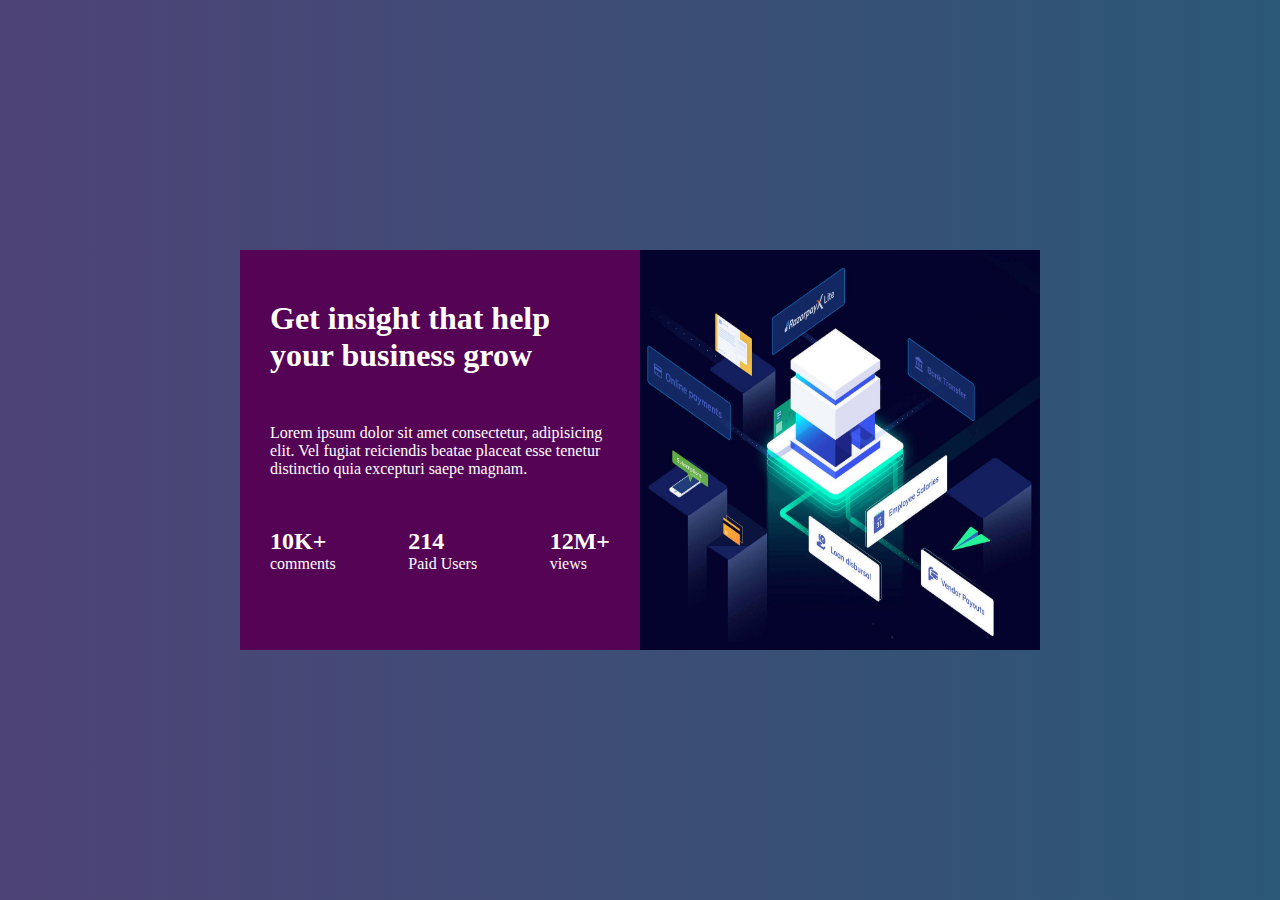
<file: Insights Card/index.html>
<!DOCTYPE html>
<html lang="en">
<head>
    <meta charset="UTF-8">
    <meta name="viewport" content="width=device-width, initial-scale=1.0">
    <title>Card Project</title>
    <link rel="stylesheet" href="style.css">
</head>
<body>
    <div class="container">
        <div class="card">
            <div class="leftBox">
                <h3>Get insight that help your business grow</h3>
                <p>Lorem ipsum dolor sit amet consectetur, adipisicing elit. Vel fugiat reiciendis beatae placeat esse tenetur distinctio quia excepturi saepe magnam.</p>
                <div class="insights">
                    <div class="comments">
                        <h2>10K+</h2>
                        <p>comments</p>
                    </div>
                    <div class="paidUser">
                        <h2>214</h2>
                        <p>Paid Users</p>
                    </div>
                    <div class="views">
                        <h2>12M+</h2>
                        <p>views</p>
                    </div>
                </div>
            </div>
            <div class="rightBox">
                <img src="icon.jpg" alt="image">
            </div>
        </div>
    </div>
</body>
</html>
</file>
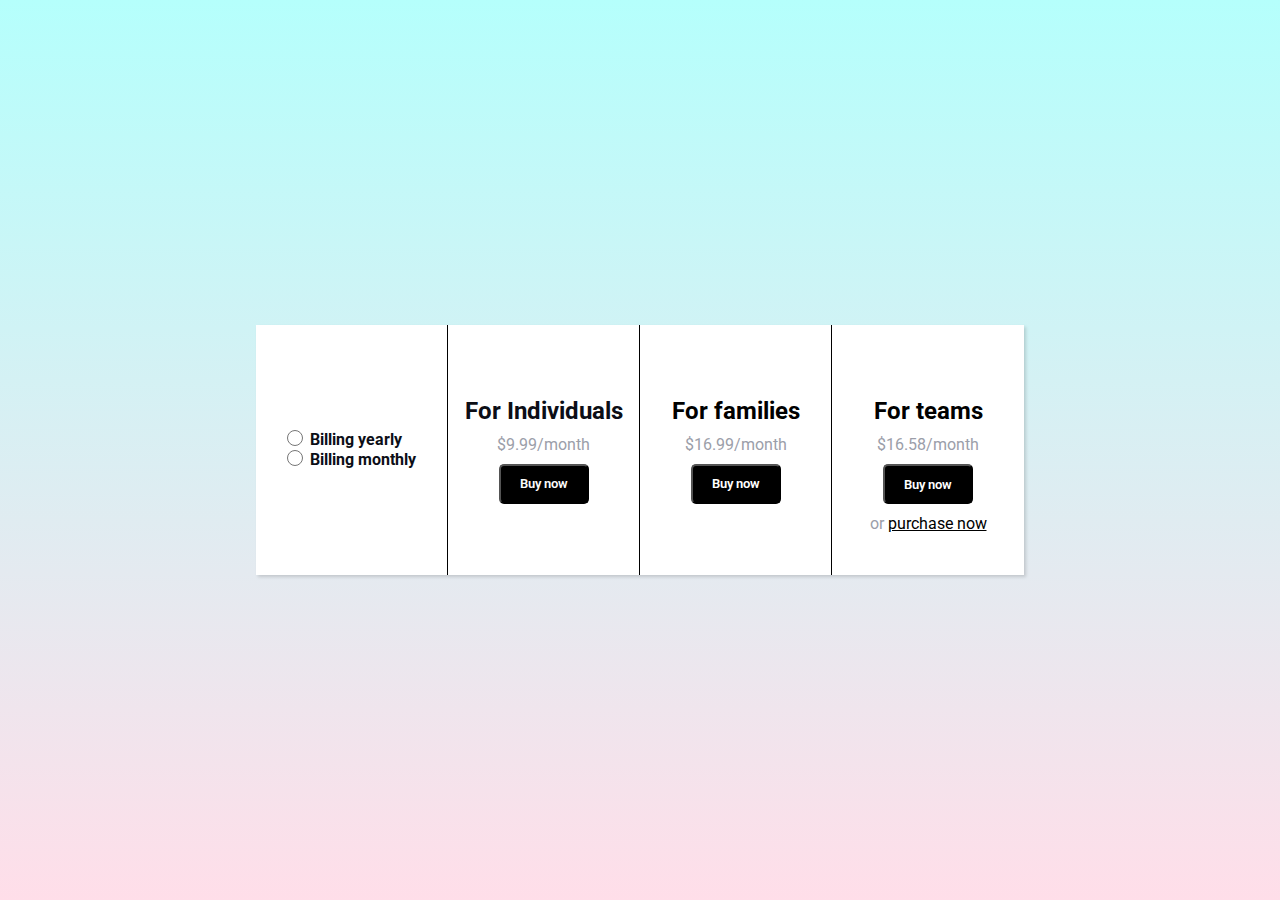
<file: Pricing card Table/index.html>
<!DOCTYPE html>
<html lang="en">
<head>
    <meta charset="UTF-8">
    <meta name="viewport" content="width=device-width, initial-scale=1.0">
    <title>Pricing card</title>
    <link rel="preconnect" href="https://fonts.googleapis.com">
    <link rel="preconnect" href="https://fonts.gstatic.com" crossorigin>
    <link href="https://fonts.googleapis.com/css2?family=Noto+Sans&family=Poppins:wght@300&family=Roboto:wght@300&display=swap" rel="stylesheet">
    <link rel="stylesheet" href="style.css">
</head>
<body>
    <div class="body">
        <div class="container">
            <div class="billingperiod">
                <!-- <input type="radio" name="billing" value="yearly" id="yearly">
                <label for="yearly">Billing yearly</label> -->
                <div class="yearly">
                    <label for="yearly"><input type="radio" id="yearly" name="billing">
                        Billing yearly
                    </label>
                </div>
                <div class="monthly">
                    <label for="monthly"><input type="radio" id="monthly" name="billing">Billing monthly</label>
                </div>
                <!-- <input type="radio" name="billing" value="quaterly" id="quaterly">
                <label for="quaterly">Billing quaterly</label> -->
            </div>
            <div class="individuals">
                <h2>For Individuals</h2>
                <p>$9.99/month</p>
                <button>Buy now</button>
            </div>
            <div class="families">
                <h2>For families</h2>
                <p>$16.99/month</p>
                <button>Buy now</button>
            </div>
            <div class="teams">
                <h2>For teams</h2>
                <p>$16.58/month</p>
                <button>Buy now</button>
                <p>or <a href="#">purchase now</a></p>
            </div>
        </div>
    </div>
</body>
</html>
</file>
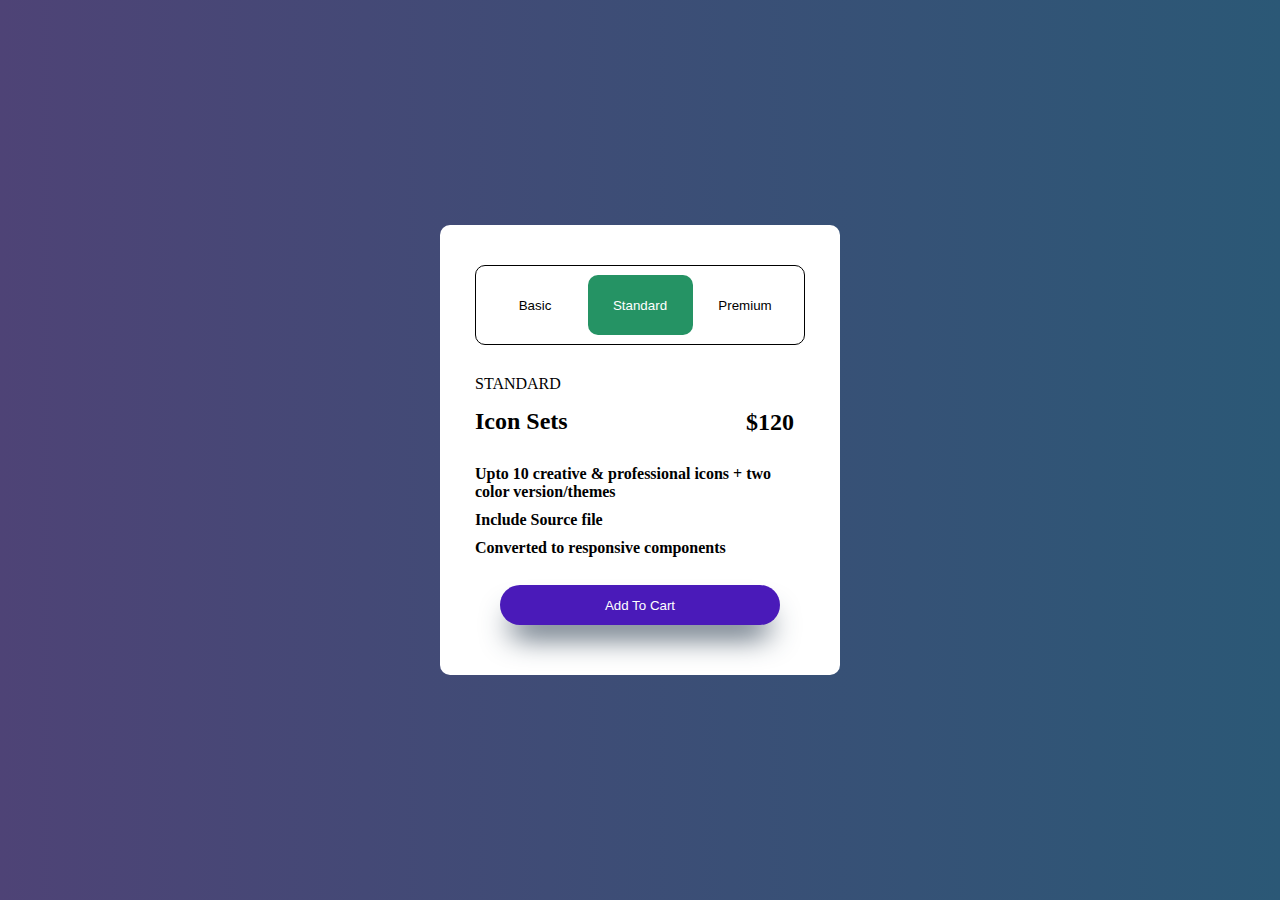
<file: Pricing Card/index.html>
<!DOCTYPE html>
<html lang="en">
<head>
    <meta charset="UTF-8">
    <meta name="viewport" content="width=device-width, initial-scale=1.0">
    <title>Price tag Card</title>
    <link rel="stylesheet" href="style.css">
</head>
<body>
    <div class="container">
        <div class="card">
            <div class="category">
                <button id="button1">Basic</button>
                <button id="button2">Standard</button>
                <button id="button3">Premium</button>
            </div>
            <div class="iconSet">
                <div class="iconSetContainer">
                    <div class="iconDetails">
                        <p>STANDARD</p>
                        <h2>Icon Sets</h2>
                    </div>
                    <div class="iconPrice">
                        <h2>$120</h2>
                    </div>
                </div>
            </div>
            <div class="priceInformation">
                <p>Upto 10 creative & professional icons + two color version/themes</p>
                <p>Include Source file</p>
                <p>Converted to responsive components</p>
            </div>
            <div class="cartButton">
                <button>Add To Cart</button>
            </div>
        </div>
    </div>
</body>
</html>
</file>
<file: Insights Card/style.css>
*{
    margin: 0;
    padding: 0;
    box-sizing: border-box;
    color: white;
}
.container{
    height: 100vh;
    width: 100vw;
    display: flex;
    justify-content: center;
    align-items: center;
    background: #2b5876;  /* fallback for old browsers */
    background: -webkit-linear-gradient(to right, #4e4376, #2b5876);  /* Chrome 10-25, Safari 5.1-6 */
    background: linear-gradient(to right, #4e4376, #2b5876); /* W3C, IE 10+/ Edge, Firefox 16+, Chrome 26+, Opera 12+, Safari 7+ */

}
.card{
    height: 400px;
    width: 800px;
    background-color: rgb(85, 4, 85);
    /* border: 2px solid black; */
    /* border-radius: 20px; */
    display: flex;
}
.rightBox img{
    height: 400px;
    width: 400px;
}
.leftBox{
    height: 400px;
    width: 400px;
    display: flex;
    flex-direction: column;
    gap: 50px;
    padding: 50px 30px 50px 30px;
}
.leftBox h3{
    font-size: 2rem;
}
.leftBox p{
    font-size: 1rem;
    font-weight: 500;
}
.insights{
    display: flex;
    flex-direction: row;
    justify-content: space-between;
}
@media(max-width:800px){
    .card{
        width: 400px;
        height: 500px;
        flex-direction: column-reverse;
        align-items: center;
        /* background-color: #4525bb; */
    }
    .rightBox img{
        height: 250px;
        width: 400px;
    }
}
</file>
<file: Pricing card Table/style.css>
*{
    margin: 0;
    padding: 0;
    box-sizing: border-box;
    font-family: 'Noto Sans', sans-serif;
    font-family: 'Poppins', sans-serif;
    font-family: 'Roboto', sans-serif;
}
.body{
    height: 100vh;
    width: 100vw;
    background-color: #ffdee9;
    background-image: linear-gradient(0deg, #FFDEE9 0%, #B5FFFC 100%);
    display: flex;
    justify-content: center;
    align-items: center;
}
.container{
    height: 250px;
    width: 60%;
    background-color: white;
    display: flex;
    box-shadow: rgba(0, 0, 0, 0.15) 2.4px 2.4px 3.2px;
}
.billingperiod{
    height: 100%;
    width: 25%;
    display: flex;
    flex-direction: column;
    justify-content: center;
    align-items: center;
    border-right: 0.0000001rem solid black;
}
.yearly{
    height: 20px;
    width: 100%;
    display: flex;
    justify-content: center;
    padding-right: 15px;
    gap: 10px;
}
.yearly label{
    width: 100%;
    display: flex;
    justify-content: center;
    font-weight: 700;
    gap: 7px;
    color: #0C0E16;
}
.yearly input{
    border-radius: 50%;
    width: 16px;
    height: 16px;
    transition: 0.2s all linear;
}
.yearly input:checked{
    border: 6px solid red;
}
.monthly{
    height: 20px;
    width: 100%;
    display: flex;
    justify-content: center;
    gap: 10px;
}
.monthly input{
    border-radius: 50%;
    width: 16px;
    height: 16px;
}
.monthly label{
    font-weight: 700;
    width: 100%;
    display: flex;
    justify-content: center;
    gap: 7px;
    color: #0C0E16;
}
.individuals{
    height: 100%;
    width: 25%;
    border-right: 0.0000001rem solid black;
    display: flex;
    justify-content: center;
    flex-direction: column;
    align-items: center;
    gap: 10px;
    color: #0C0E16;
}
.individuals p{
    /* padding-right: 62px; */
    color: #9B9EA9;
}
.individuals button{
    background-color: black;
    color: white;
    font-size: 0.8rem;
    font-weight: 600;
    height: 40px;
    width: 90px;
    border-radius: 5px;
    color: #fbfbfb;
}
.families{
    height: 100%;
    width: 25%;
    border-right: 0.0000001rem solid black;
    display: flex;
    justify-content: center;
    flex-direction: column;
    align-items: center;
    gap: 10px;
}
.families p{
    color: #9B9EA9;
}
.families button{
    background-color: black;
    color: white;
    font-size: 0.8rem;
    font-weight: 600;
    height: 40px;
    width: 90px;
    border-radius: 5px;
}
.teams{
    height: 100%;
    width: 25%;
    /* border-right: 0.0000001rem solid black; */
    display: flex;
    justify-content: center;
    flex-direction: column;
    align-items: center;
    gap: 10px;
    padding-top: 30px;
}
.teams p{
    color: #9B9EA9;
}
.teams button{
    height: 40px;
    width: 90px;
    background-color: black;
    color: white;
    font-size: 0.8rem;
    font-weight: 600;
    border-radius: 5px;
}
.teams a{
    /* text-decoration: none; */
    color: black;
    text-decoration-color: black;
}

@media(max-width:1000px){
    .container{
        width: 250px;
        height: 600px;
        flex-direction: column;
        /* background-color: white; */
        flex-direction: column;
        align-items: center;
        justify-content: center;
    }
    .billingperiod{
        height: 150px;
        width: 100%;
        background-color: white;
        border-bottom: 0.0000001rem solid black;
        font-size: 1rem;
        border-right: none;
    }
    .individuals{
        height: 150px;
        width: 100%;
        border-right: none;
        border-bottom: 0.0000001rem solid black;
    }
    .families{
        height: 150px;
        width: 100%;
        border-right: none;
        border-bottom: 0.0000001rem solid black;
    }
    .teams{
        height: 150px;
        width: 100%;
        border-right: none;
        border-bottom: 0.0000001rem solid black;
        /* padding-bottom: 20px; */
        padding-top: 7px;
    }
}
</file>
<file: Pricing Card/style.css>
*{
    margin: 0;
    padding: 0;
    box-sizing: border-box;
}
.container{
    height: 100vh;
    width: 100vw;
    background: #2b5876;  /* fallback for old browsers */
    background: -webkit-linear-gradient(to right, #4e4376, #2b5876);  /* Chrome 10-25, Safari 5.1-6 */
    background: linear-gradient(to right, #4e4376, #2b5876); /* W3C, IE 10+/ Edge, Firefox 16+, Chrome 26+, Opera 12+, Safari 7+ */
    display: flex;
    justify-content: center;
    align-items: center;

}
.card{
    height: 450px;
    width: 400px;
    background-color: white;
    border-radius: 10px;
    display: flex;
    flex-direction: column;
    align-items: center;
    /* justify-content: center; */
    padding-top: 40px;
    gap: 20px;
    
}
.category{
    height: 80px;
    width: 330px;
    /* background-color: red; */
    border: 1px solid black;
    border-radius: 10px;
    display: flex;
    /* justify-content: space-evenly; */
    justify-content: center;
    align-items: center;
}
#button1{
    height: 60px;
    width: 105px;
    border-radius: 10px;
    background-color: white;
    border: none;
}
#button2{
    height: 60px;
    width: 105px;
    border-radius: 10px;
    background-color: rgb(37, 147, 100);
    border: none;
    color: white;
}
#button3{
    height: 60px;
    width: 105px;
    border-radius: 10px;
    background-color: white;
    border: none;
}
.iconSet{
    height: 80px;
    width: 400px;
    display: flex;
    justify-content: center;
    align-items: center;
}
.iconSetContainer{
    height: 100%;
    width: 330px;
    display: flex;
    justify-content: space-between;
}
.iconDetails{
    width: 150px;
    display: flex;
    flex-direction: column;
    justify-content: center;
    /* align-items: flex-end; */
    align-items: flex-start;
    gap: 15px;
}
.iconDetails p{
    font-weight: 50;
}
.iconDetails h2{
    font-weight: 600;
}
.iconPrice{
    width: 70px;
    display: flex;
    justify-content: center;
    align-items: flex-end;
    padding-bottom: 9px;
}
.priceInformation{
    height: 80px;
    width: 330px;
    display: flex;
    flex-direction: column;
    align-items: flex-start;
    gap: 10px;
    font-weight: 700;
}
.cartButton{
    height: 80px;
    width: 330px;
    display: flex;
    align-items: center;
    justify-content: center;
}
.cartButton button{
    border: none;
    height: 50%;
    width: 85%;
    background-color: rgb(74, 26, 185);
    color: white;
    border-radius: 40px;
    box-shadow: rgb(38, 57, 77) 0px 20px 30px -10px;
}
</file>
